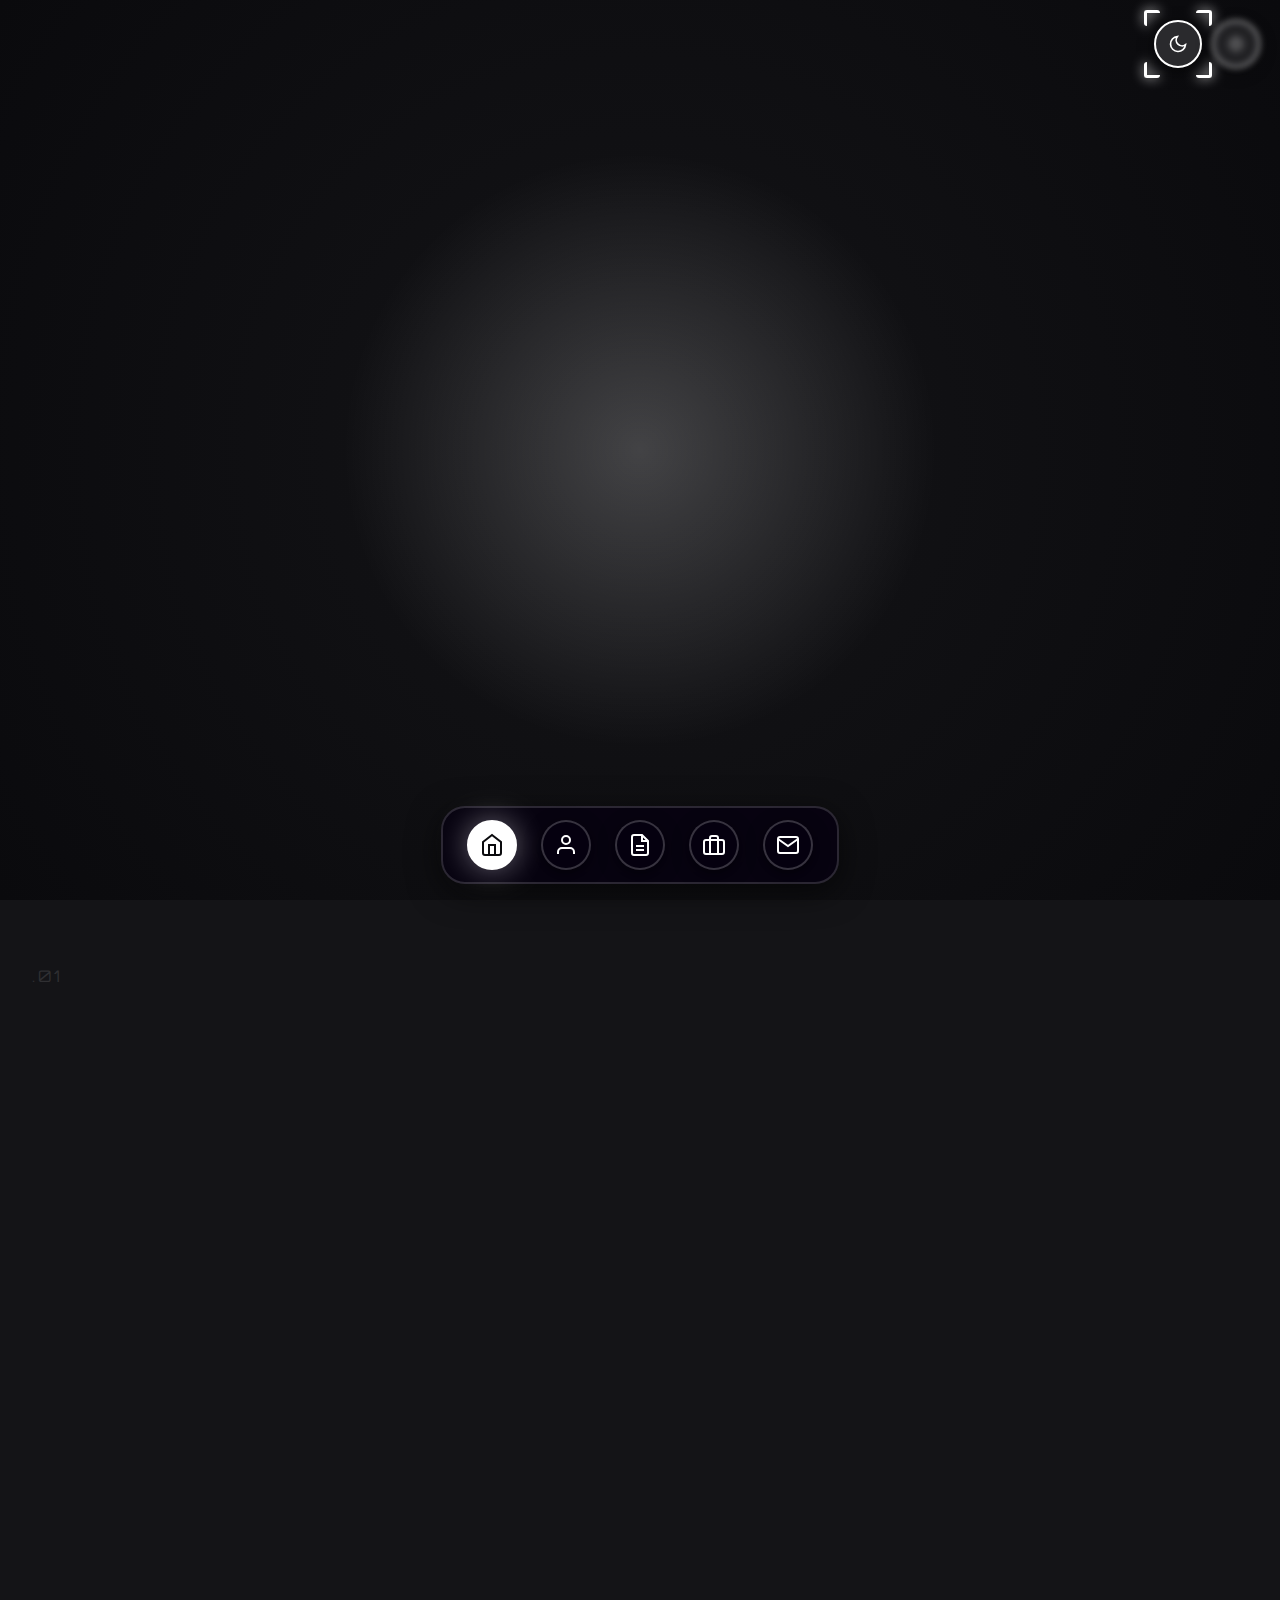
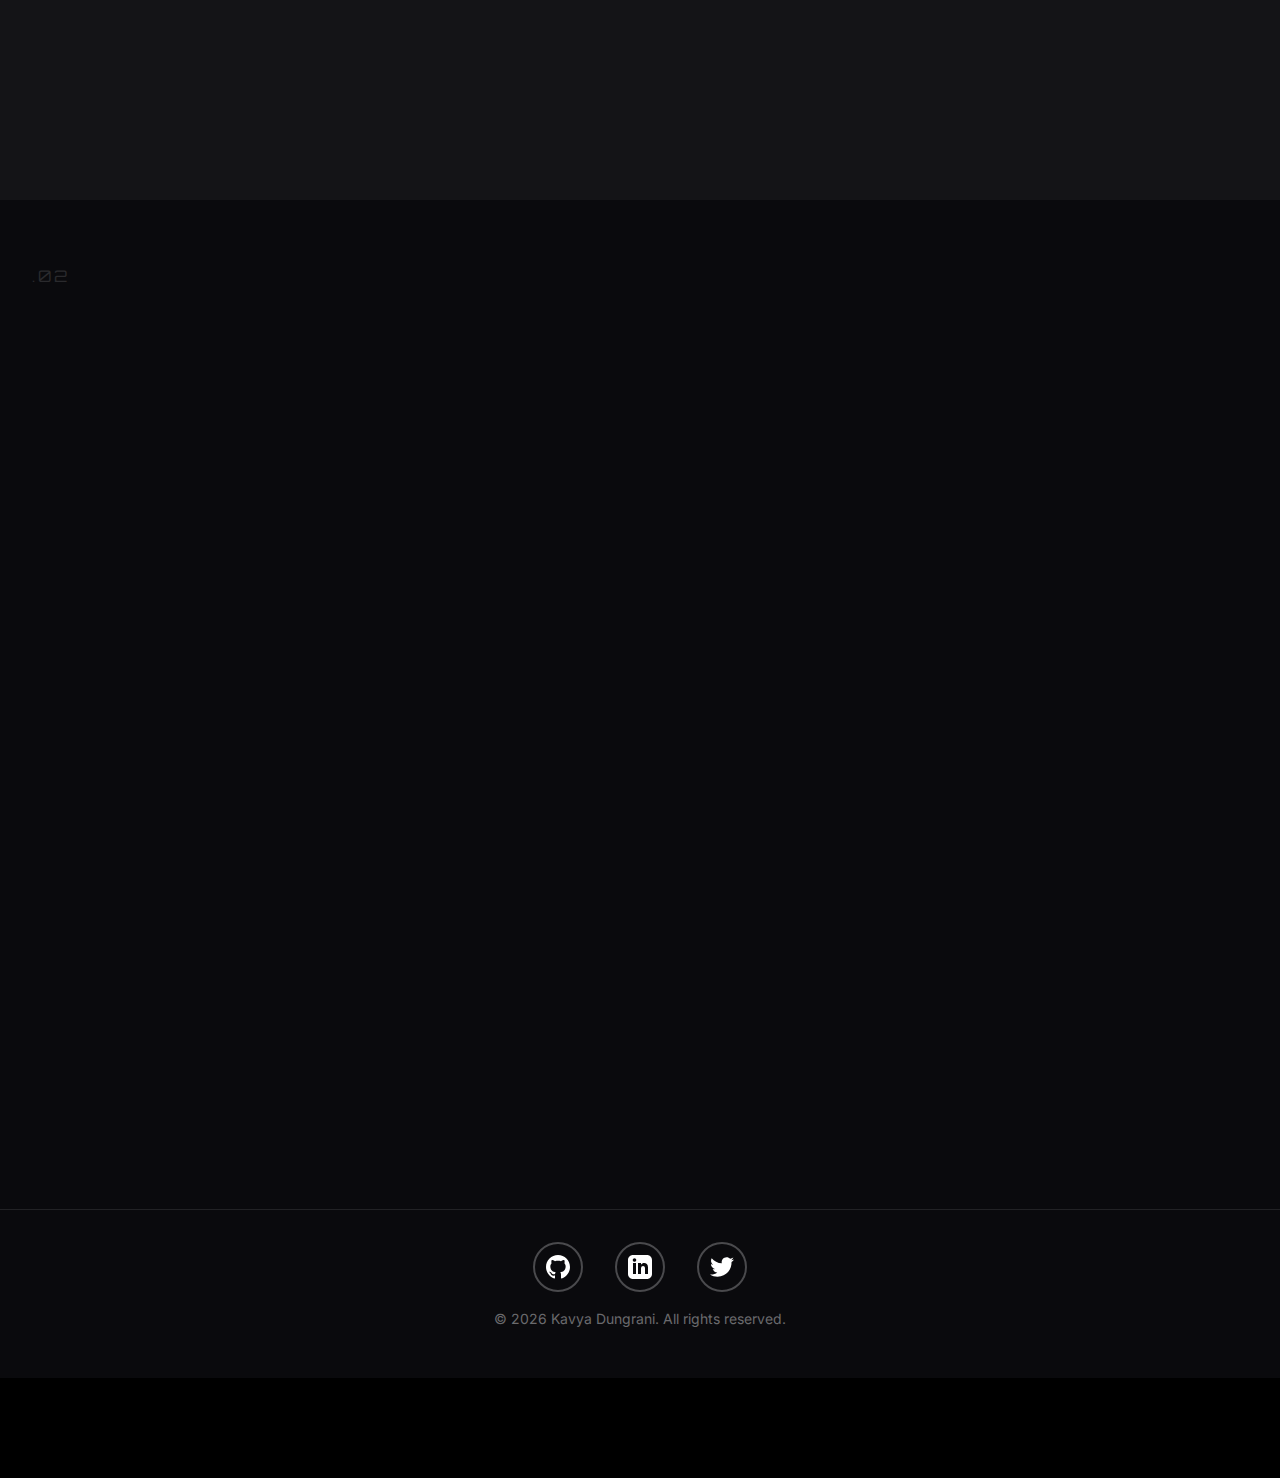
<file: index.html>
<!doctype html>
<html lang="en">
  <head>
    <meta charset="UTF-8" />
    <meta name="viewport" content="width=device-width, initial-scale=1.0" />
    <meta
      name="description"
      content="Professional portfolio showcasing my work, certificates, and GitHub repositories"
    />
    <meta
      name="keywords"
      content="portfolio, developer, certificates, GitHub, projects"
    />
    <meta name="author" content="Kavya Dungrani" />
    <title>Kavya Dungrani - Portfolio</title>

    <!-- Google Fonts -->
    <link rel="preconnect" href="https://fonts.googleapis.com" />
    <link rel="preconnect" href="https://fonts.gstatic.com" crossorigin />
    <link
      href="https://fonts.googleapis.com/css2?family=Orbitron:wght@400;600;700;900&family=Inter:wght@300;400;500;600;700&display=swap"
      rel="stylesheet"
    />

    <!-- Stylesheet -->
    <link rel="stylesheet" href="styles.css" />
  </head>
  <body>
    <!-- Dock Navigation Container -->
    <div id="navigationDock"></div>


    <!-- Theme Toggle -->
    <div class="theme-toggle-container" id="themeToggleContainer">
      <button class="theme-btn" data-theme="dark" aria-label="Dark mode">
        <svg width="20" height="20" viewBox="0 0 24 24" fill="none" stroke="currentColor" stroke-width="2">
          <path d="M21 12.79A9 9 0 1 1 11.21 3 7 7 0 0 0 21 12.79z"></path>
        </svg>
        <span>Dark</span>
      </button>
      <button class="theme-btn" data-theme="light" aria-label="Light mode">
        <svg width="20" height="20" viewBox="0 0 24 24" fill="none" stroke="currentColor" stroke-width="2">
          <circle cx="12" cy="12" r="5"></circle>
          <line x1="12" y1="1" x2="12" y2="3"></line>
          <line x1="12" y1="21" x2="12" y2="23"></line>
          <line x1="4.22" y1="4.22" x2="5.64" y2="5.64"></line>
          <line x1="18.36" y1="18.36" x2="19.78" y2="19.78"></line>
          <line x1="1" y1="12" x2="3" y2="12"></line>
          <line x1="21" y1="12" x2="23" y2="12"></line>
          <line x1="4.22" y1="19.78" x2="5.64" y2="18.36"></line>
          <line x1="18.36" y1="5.64" x2="19.78" y2="4.22"></line>
        </svg>
        <span>Light</span>
      </button>
      <div class="focus-border">
        <span class="corner corner-tl"></span>
        <span class="corner corner-tr"></span>
        <span class="corner corner-bl"></span>
        <span class="corner corner-br"></span>
      </div>
    </div>

    <!-- Hero Section -->
    <section id="hero">
      <div class="hero-content">
        <h1 class="hero-title fade-in-up">Kavya Dungrani</h1>
        <p class="hero-subtitle fade-in-up">
          <span class="typing-text" id="typing-text"></span>
        </p>
        <a href="#about" class="cta-button fade-in-up">Explore My Work</a>
      </div>
    </section>

    <!-- About Section -->
    <section id="about">
      <span class="section-number">.01</span>
      <div class="container">
        <div class="about-content">
          <div class="about-text reveal">
            <h2>About Me</h2>
            <p>
              Welcome to my portfolio! I'm a passionate developer with a keen
              interest in creating innovative solutions and building exceptional
              digital experiences.
            </p>
            <p>
              With expertise in modern web technologies and a dedication to
              continuous learning, I strive to push the boundaries of what's
              possible in software development.
            </p>
            <p>
              My journey in tech has been driven by curiosity, creativity, and a
              commitment to excellence. I believe in writing clean code,
              building scalable applications, and making a positive impact
              through technology.
            </p>
            <p>
              When I'm not coding, you'll find me exploring new technologies,
              contributing to open-source projects, and sharing knowledge with
              the developer community.
            </p>
          </div>
          <div class="about-image reveal">
            <div class="profile-placeholder">Your Photo Here</div>
          </div>
        </div>
      </div>
    </section>



    <!-- Connect With Me Section -->
    <section id="connect">
      <span class="section-number">.02</span>
      <div class="container">
        <div class="section-header reveal">
          <h2>Connect With Me</h2>
          <p>Let's stay connected! Find me on these platforms</p>
        </div>
        <div class="social-grid">
          <!-- Instagram -->
          <a href="https://instagram.com/xnox.walker" target="_blank" class="social-card reveal" data-platform="instagram">
            <div class="social-icon">
              <svg viewBox="0 0 24 24" fill="currentColor">
                <path d="M12 2.163c3.204 0 3.584.012 4.85.07 3.252.148 4.771 1.691 4.919 4.919.058 1.265.069 1.645.069 4.849 0 3.205-.012 3.584-.069 4.849-.149 3.225-1.664 4.771-4.919 4.919-1.266.058-1.644.07-4.85.07-3.204 0-3.584-.012-4.849-.07-3.26-.149-4.771-1.699-4.919-4.92-.058-1.265-.07-1.644-.07-4.849 0-3.204.013-3.583.07-4.849.149-3.227 1.664-4.771 4.919-4.919 1.266-.057 1.645-.069 4.849-.069zm0-2.163c-3.259 0-3.667.014-4.947.072-4.358.2-6.78 2.618-6.98 6.98-.059 1.281-.073 1.689-.073 4.948 0 3.259.014 3.668.072 4.948.2 4.358 2.618 6.78 6.98 6.98 1.281.058 1.689.072 4.948.072 3.259 0 3.668-.014 4.948-.072 4.354-.2 6.782-2.618 6.979-6.98.059-1.28.073-1.689.073-4.948 0-3.259-.014-3.667-.072-4.947-.196-4.354-2.617-6.78-6.979-6.98-1.281-.059-1.69-.073-4.949-.073zm0 5.838c-3.403 0-6.162 2.759-6.162 6.162s2.759 6.163 6.162 6.163 6.162-2.759 6.162-6.163c0-3.403-2.759-6.162-6.162-6.162zm0 10.162c-2.209 0-4-1.79-4-4 0-2.209 1.791-4 4-4s4 1.791 4 4c0 2.21-1.791 4-4 4zm6.406-11.845c-.796 0-1.441.645-1.441 1.44s.645 1.44 1.441 1.44c.795 0 1.439-.645 1.439-1.44s-.644-1.44-1.439-1.44z"/>
              </svg>
            </div>
            <h3 class="social-name">Instagram</h3>
            <p class="social-handle">@xnox.walker</p>
          </a>

          <!-- LinkedIn -->
          <a href="https://www.linkedin.com/in/kavya-dungrani-9230233aa/" target="_blank" class="social-card reveal" data-platform="linkedin">
            <div class="social-icon">
              <svg viewBox="0 0 24 24" fill="currentColor">
                <path d="M19 0h-14c-2.761 0-5 2.239-5 5v14c0 2.761 2.239 5 5 5h14c2.762 0 5-2.239 5-5v-14c0-2.761-2.238-5-5-5zm-11 19h-3v-11h3v11zm-1.5-12.268c-.966 0-1.75-.79-1.75-1.764s.784-1.764 1.75-1.764 1.75.79 1.75 1.764-.783 1.764-1.75 1.764zm13.5 12.268h-3v-5.604c0-3.368-4-3.113-4 0v5.604h-3v-11h3v1.765c1.396-2.586 7-2.777 7 2.476v6.759z"/>
              </svg>
            </div>
            <h3 class="social-name">LinkedIn</h3>
            <p class="social-handle">Kavya Dungrani</p>
          </a>

          <!-- GitHub -->
          <a href="https://github.com/kavya-dungrani" target="_blank" class="social-card reveal" data-platform="github">
            <div class="social-icon">
              <svg viewBox="0 0 24 24" fill="currentColor">
                <path d="M12 0c-6.626 0-12 5.373-12 12 0 5.302 3.438 9.8 8.207 11.387.599.111.793-.261.793-.577v-2.234c-3.338.726-4.033-1.416-4.033-1.416-.546-1.387-1.333-1.756-1.333-1.756-1.089-.745.083-.729.083-.729 1.205.084 1.839 1.237 1.839 1.237 1.07 1.834 2.807 1.304 3.492.997.107-.775.418-1.305.762-1.604-2.665-.305-5.467-1.334-5.467-5.931 0-1.311.469-2.381 1.236-3.221-.124-.303-.535-1.524.117-3.176 0 0 1.008-.322 3.301 1.23.957-.266 1.983-.399 3.003-.404 1.02.005 2.047.138 3.006.404 2.291-1.552 3.297-1.23 3.297-1.23.653 1.653.242 2.874.118 3.176.77.84 1.235 1.911 1.235 3.221 0 4.609-2.807 5.624-5.479 5.921.43.372.823 1.102.823 2.222v3.293c0 .319.192.694.801.576 4.765-1.589 8.199-6.086 8.199-11.386 0-6.627-5.373-12-12-12z"/>
              </svg>
            </div>
            <h3 class="social-name">GitHub</h3>
            <p class="social-handle">@kavya-dungrani</p>
          </a>

          <!-- Pinterest -->
          <a href="https://pinterest.com/xnox_foxx" target="_blank" class="social-card reveal" data-platform="pinterest">
            <div class="social-icon">
              <svg viewBox="0 0 24 24" fill="currentColor">
                <path d="M12 0c-6.627 0-12 5.372-12 12 0 5.084 3.163 9.426 7.627 11.174-.105-.949-.2-2.405.042-3.441.218-.937 1.407-5.965 1.407-5.965s-.359-.719-.359-1.782c0-1.668.967-2.914 2.171-2.914 1.023 0 1.518.769 1.518 1.69 0 1.029-.655 2.568-.994 3.995-.283 1.194.599 2.169 1.777 2.169 2.133 0 3.772-2.249 3.772-5.495 0-2.873-2.064-4.882-5.012-4.882-3.414 0-5.418 2.561-5.418 5.207 0 1.031.397 2.138.893 2.738.098.119.112.224.083.345l-.333 1.36c-.053.22-.174.267-.402.161-1.499-.698-2.436-2.889-2.436-4.649 0-3.785 2.75-7.262 7.929-7.262 4.163 0 7.398 2.967 7.398 6.931 0 4.136-2.607 7.464-6.227 7.464-1.216 0-2.359-.631-2.75-1.378l-.748 2.853c-.271 1.043-1.002 2.35-1.492 3.146 1.124.347 2.317.535 3.554.535 6.627 0 12-5.373 12-12 0-6.628-5.373-12-12-12z"/>
              </svg>
            </div>
            <h3 class="social-name">Pinterest</h3>
            <p class="social-handle">@xnox_foxx</p>
          </a>

          <!-- CodePen -->
          <a href="https://codepen.io/Kavya-Dungrani" target="_blank" class="social-card reveal" data-platform="codepen">
            <div class="social-icon">
              <svg viewBox="0 0 24 24" fill="currentColor">
                <path d="M24 8.182l-.018-.087-.017-.05c-.01-.024-.018-.05-.03-.075-.003-.018-.015-.034-.02-.05l-.035-.067-.03-.05-.044-.06-.046-.045-.06-.045-.046-.03-.06-.044-.044-.04-.015-.02L12.58.19c-.347-.232-.796-.232-1.142 0L.453 7.502l-.015.015-.044.035-.06.05-.038.04-.05.056-.037.045-.05.06c-.02.017-.03.03-.03.046l-.05.06-.02.06c-.02.01-.02.04-.03.07l-.01.05C0 8.12 0 8.15 0 8.18v7.497c0 .044.003.09.01.135l.01.046c.005.03.01.06.02.086l.015.05c.01.027.016.053.027.075l.022.05c0 .01.015.04.03.06l.03.04c.015.01.03.04.045.06l.03.04.04.04c.015.01.03.03.045.04l.03.04.04.04c.01.01.02.01.03.02l.015.01L11.41 23.77c.164.115.365.183.57.2.03 0 .06.015.09.015l.06.03c.13.01.26.01.39 0l.015-.015c.03 0 .06-.015.09-.015.237-.015.46-.083.63-.2l11.093-7.308c.018-.01.028-.018.043-.03l.048-.037.042-.03.04-.05.04-.04.03-.03.03-.06.03-.04c.02-.01.02-.03.03-.05l.030-.07.01-.05c.02-.03.02-.06.03-.09v-7.5c0-.05 0-.095-.016-.14l-.014-.045.044.003zm-11.99 6.28l-3.65-2.44 3.65-2.442 3.65 2.44-3.65 2.44zm-1.034-6.674l-4.473 2.99L2.89 8.362l8.086-5.39V7.79zm-6.33 4.233l-2.582 1.73V10.3l2.582 1.726zm1.857 1.25l4.473 2.99v4.82L2.89 15.69l3.618-2.417v-.004zm6.537 2.99l4.474-2.98 3.613 2.42-8.087 5.39v-4.82zm6.33-4.23l2.583-1.72v3.456l-2.583-1.73zm-1.855-1.24L13.042 7.8V2.97l8.085 5.39-3.612 2.415v.003z"/>
              </svg>
            </div>
            <h3 class="social-name">CodePen</h3>
            <p class="social-handle">Kavya-Dungrani</p>
          </a>

          <!-- Email -->
          <a href="mailto:kavya.dungrani@gmail.com" class="social-card reveal" data-platform="email">
            <div class="social-icon">
              <svg viewBox="0 0 24 24" fill="currentColor">
                <path d="M20 4H4c-1.1 0-1.99.9-1.99 2L2 18c0 1.1.9 2 2 2h16c1.1 0 2-.9 2-2V6c0-1.1-.9-2-2-2zm0 4l-8 5-8-5V6l8 5 8-5v2z"/>
              </svg>
            </div>
            <h3 class="social-name">Email</h3>
            <p class="social-handle">kavya.dungrani@gmail.com</p>
          </a>
        </div>
      </div>
    </section>

    <!-- Footer -->
    <footer>
      <div class="footer-content">
        <ul class="social-links">
          <li>
            <a
              href="https://github.com/yourusername"
              target="_blank"
              aria-label="GitHub"
            >
              <svg
                width="24"
                height="24"
                fill="currentColor"
                viewBox="0 0 24 24"
              >
                <path
                  d="M12 0c-6.626 0-12 5.373-12 12 0 5.302 3.438 9.8 8.207 11.387.599.111.793-.261.793-.577v-2.234c-3.338.726-4.033-1.416-4.033-1.416-.546-1.387-1.333-1.756-1.333-1.756-1.089-.745.083-.729.083-.729 1.205.084 1.839 1.237 1.839 1.237 1.07 1.834 2.807 1.304 3.492.997.107-.775.418-1.305.762-1.604-2.665-.305-5.467-1.334-5.467-5.931 0-1.311.469-2.381 1.236-3.221-.124-.303-.535-1.524.117-3.176 0 0 1.008-.322 3.301 1.23.957-.266 1.983-.399 3.003-.404 1.02.005 2.047.138 3.006.404 2.291-1.552 3.297-1.23 3.297-1.23.653 1.653.242 2.874.118 3.176.77.84 1.235 1.911 1.235 3.221 0 4.609-2.807 5.624-5.479 5.921.43.372.823 1.102.823 2.222v3.293c0 .319.192.694.801.576 4.765-1.589 8.199-6.086 8.199-11.386 0-6.627-5.373-12-12-12z"
                />
              </svg>
            </a>
          </li>
          <li>
            <a
              href="https://linkedin.com/in/yourusername"
              target="_blank"
              aria-label="LinkedIn"
            >
              <svg
                width="24"
                height="24"
                fill="currentColor"
                viewBox="0 0 24 24"
              >
                <path
                  d="M19 0h-14c-2.761 0-5 2.239-5 5v14c0 2.761 2.239 5 5 5h14c2.762 0 5-2.239 5-5v-14c0-2.761-2.238-5-5-5zm-11 19h-3v-11h3v11zm-1.5-12.268c-.966 0-1.75-.79-1.75-1.764s.784-1.764 1.75-1.764 1.75.79 1.75 1.764-.783 1.764-1.75 1.764zm13.5 12.268h-3v-5.604c0-3.368-4-3.113-4 0v5.604h-3v-11h3v1.765c1.396-2.586 7-2.777 7 2.476v6.759z"
                />
              </svg>
            </a>
          </li>
          <li>
            <a
              href="https://twitter.com/yourusername"
              target="_blank"
              aria-label="Twitter"
            >
              <svg
                width="24"
                height="24"
                fill="currentColor"
                viewBox="0 0 24 24"
              >
                <path
                  d="M24 4.557c-.883.392-1.832.656-2.828.775 1.017-.609 1.798-1.574 2.165-2.724-.951.564-2.005.974-3.127 1.195-.897-.957-2.178-1.555-3.594-1.555-3.179 0-5.515 2.966-4.797 6.045-4.091-.205-7.719-2.165-10.148-5.144-1.29 2.213-.669 5.108 1.523 6.574-.806-.026-1.566-.247-2.229-.616-.054 2.281 1.581 4.415 3.949 4.89-.693.188-1.452.232-2.224.084.626 1.956 2.444 3.379 4.6 3.419-2.07 1.623-4.678 2.348-7.29 2.04 2.179 1.397 4.768 2.212 7.548 2.212 9.142 0 14.307-7.721 13.995-14.646.962-.695 1.797-1.562 2.457-2.549z"
                />
              </svg>
            </a>
          </li>
        </ul>
        <p class="copyright">&copy; 2026 Kavya Dungrani. All rights reserved.</p>
      </div>
    </footer>

    <!-- JavaScript -->
    <script src="dock.js"></script>
    <script src="tilted-card.js"></script>
    <script src="script.js"></script>
  </body>
</html>
</file>
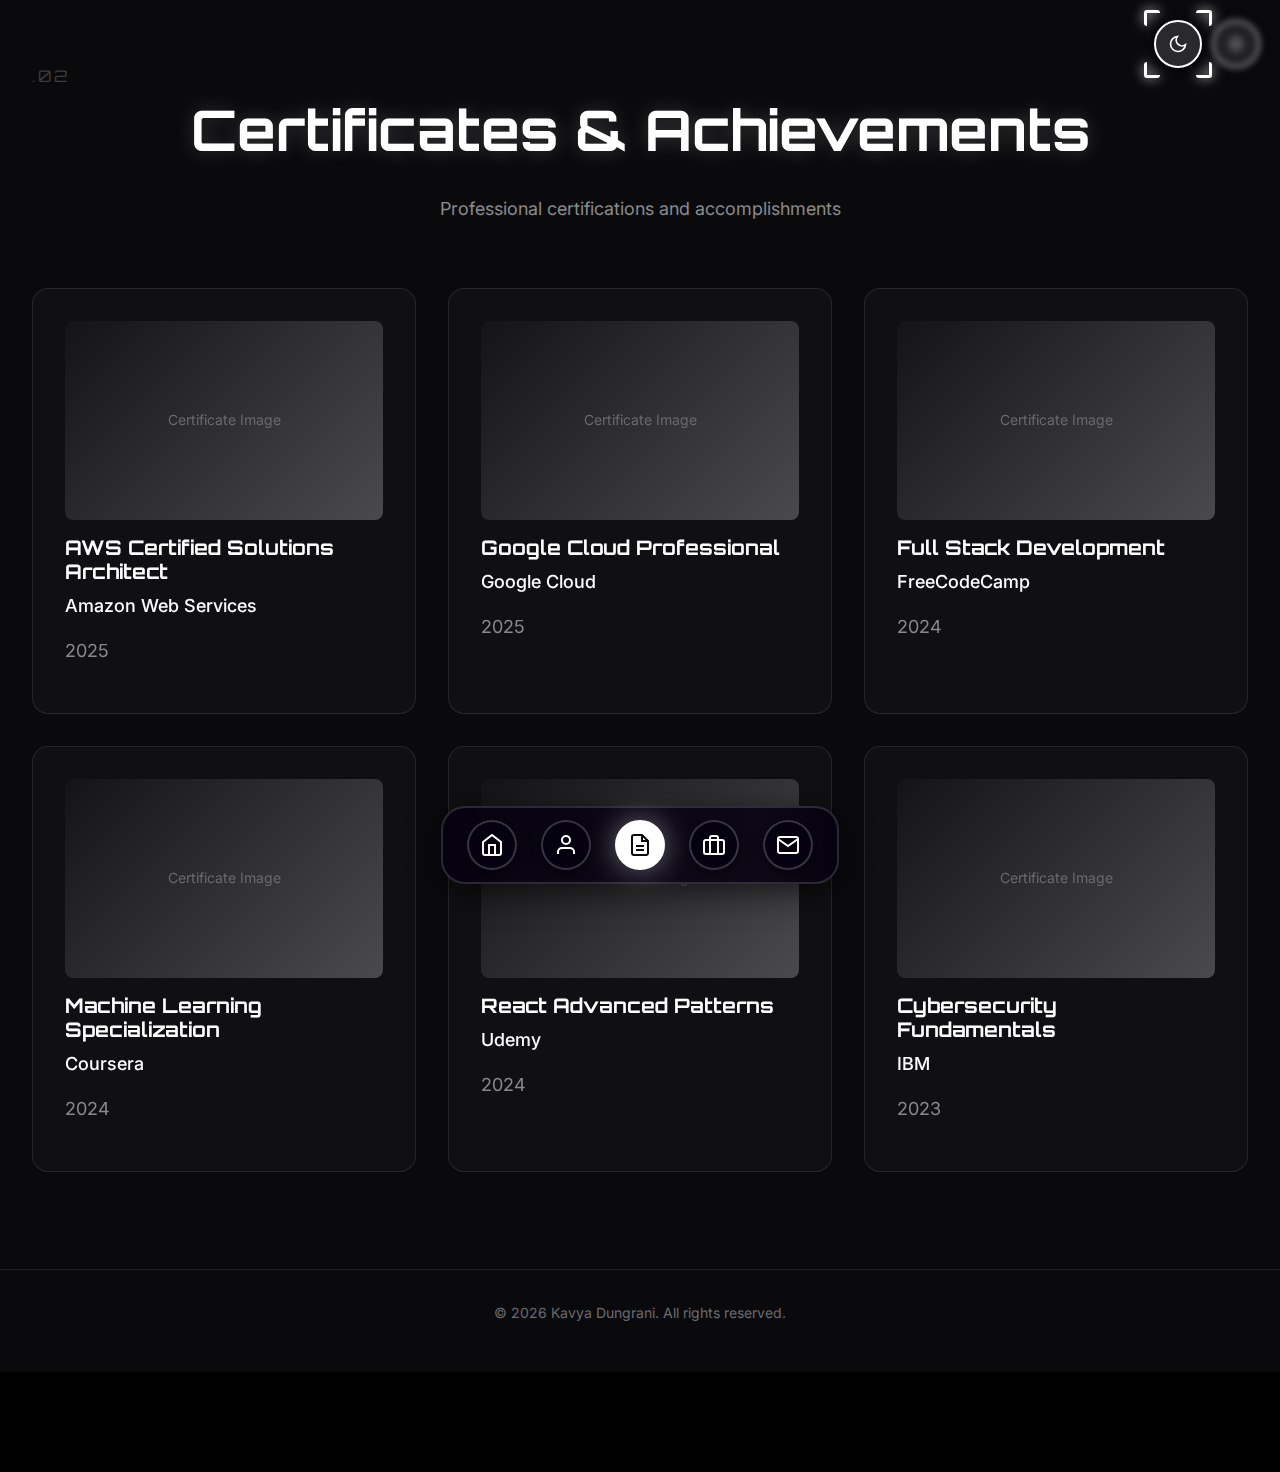
<file: certificates.html>
<!doctype html>
<html lang="en">
  <head>
    <meta charset="UTF-8" />
    <meta name="viewport" content="width=device-width, initial-scale=1.0" />
    <meta
      name="description"
      content="Professional certificates and achievements"
    />
    <meta name="author" content="Kavya Dungrani" />
    <title>Certificates - Kavya Dungrani</title>

    <!-- Google Fonts -->
    <link rel="preconnect" href="https://fonts.googleapis.com" />
    <link rel="preconnect" href="https://fonts.gstatic.com" crossorigin />
    <link
      href="https://fonts.googleapis.com/css2?family=Orbitron:wght@400;600;700;900&family=Inter:wght@300;400;500;600;700&display=swap"
      rel="stylesheet"
    />

    <!-- Stylesheet -->
    <link rel="stylesheet" href="styles.css" />
  </head>
  <body>
    <!-- Dock Navigation Container -->
    <div id="navigationDock"></div>


    <!-- Theme Toggle -->
    <div class="theme-toggle-container" id="themeToggleContainer">
      <button class="theme-btn" data-theme="dark" aria-label="Dark mode">
        <svg width="20" height="20" viewBox="0 0 24 24" fill="none" stroke="currentColor" stroke-width="2">
          <path d="M21 12.79A9 9 0 1 1 11.21 3 7 7 0 0 0 21 12.79z"></path>
        </svg>
        <span>Dark</span>
      </button>
      <button class="theme-btn" data-theme="light" aria-label="Light mode">
        <svg width="20" height="20" viewBox="0 0 24 24" fill="none" stroke="currentColor" stroke-width="2">
          <circle cx="12" cy="12" r="5"></circle>
          <line x1="12" y1="1" x2="12" y2="3"></line>
          <line x1="12" y1="21" x2="12" y2="23"></line>
          <line x1="4.22" y1="4.22" x2="5.64" y2="5.64"></line>
          <line x1="18.36" y1="18.36" x2="19.78" y2="19.78"></line>
          <line x1="1" y1="12" x2="3" y2="12"></line>
          <line x1="21" y1="12" x2="23" y2="12"></line>
          <line x1="4.22" y1="19.78" x2="5.64" y2="18.36"></line>
          <line x1="18.36" y1="5.64" x2="19.78" y2="4.22"></line>
        </svg>
        <span>Light</span>
      </button>
      <div class="focus-border">
        <span class="corner corner-tl"></span>
        <span class="corner corner-tr"></span>
        <span class="corner corner-bl"></span>
        <span class="corner corner-br"></span>
      </div>
    </div>

    <!-- Certificates Section -->
    <section id="certificates">
      <span class="section-number">.02</span>
      <div class="container">
        <div class="section-header reveal">
          <h2>Certificates & Achievements</h2>
          <p>Professional certifications and accomplishments</p>
        </div>
        <div class="certificates-grid">
          <div class="certificate-card reveal">
            <div class="certificate-image">Certificate Image</div>
            <h3 class="certificate-title">AWS Certified Solutions Architect</h3>
            <p class="certificate-org">Amazon Web Services</p>
            <p class="certificate-date">2025</p>
          </div>
          <div class="certificate-card reveal">
            <div class="certificate-image">Certificate Image</div>
            <h3 class="certificate-title">Google Cloud Professional</h3>
            <p class="certificate-org">Google Cloud</p>
            <p class="certificate-date">2025</p>
          </div>
          <div class="certificate-card reveal">
            <div class="certificate-image">Certificate Image</div>
            <h3 class="certificate-title">Full Stack Development</h3>
            <p class="certificate-org">FreeCodeCamp</p>
            <p class="certificate-date">2024</p>
          </div>
          <div class="certificate-card reveal">
            <div class="certificate-image">Certificate Image</div>
            <h3 class="certificate-title">Machine Learning Specialization</h3>
            <p class="certificate-org">Coursera</p>
            <p class="certificate-date">2024</p>
          </div>
          <div class="certificate-card reveal">
            <div class="certificate-image">Certificate Image</div>
            <h3 class="certificate-title">React Advanced Patterns</h3>
            <p class="certificate-org">Udemy</p>
            <p class="certificate-date">2024</p>
          </div>
          <div class="certificate-card reveal">
            <div class="certificate-image">Certificate Image</div>
            <h3 class="certificate-title">Cybersecurity Fundamentals</h3>
            <p class="certificate-org">IBM</p>
            <p class="certificate-date">2023</p>
          </div>
        </div>
      </div>
    </section>

    <!-- Footer -->
    <footer>
      <div class="container">
        <p class="copyright">&copy; 2026 Kavya Dungrani. All rights reserved.</p>
      </div>
    </footer>

    <!-- JavaScript -->
    <script src="dock.js"></script>
    <script src="tilted-card.js"></script>
    <script src="script.js"></script>
  </body>
</html>
</file>
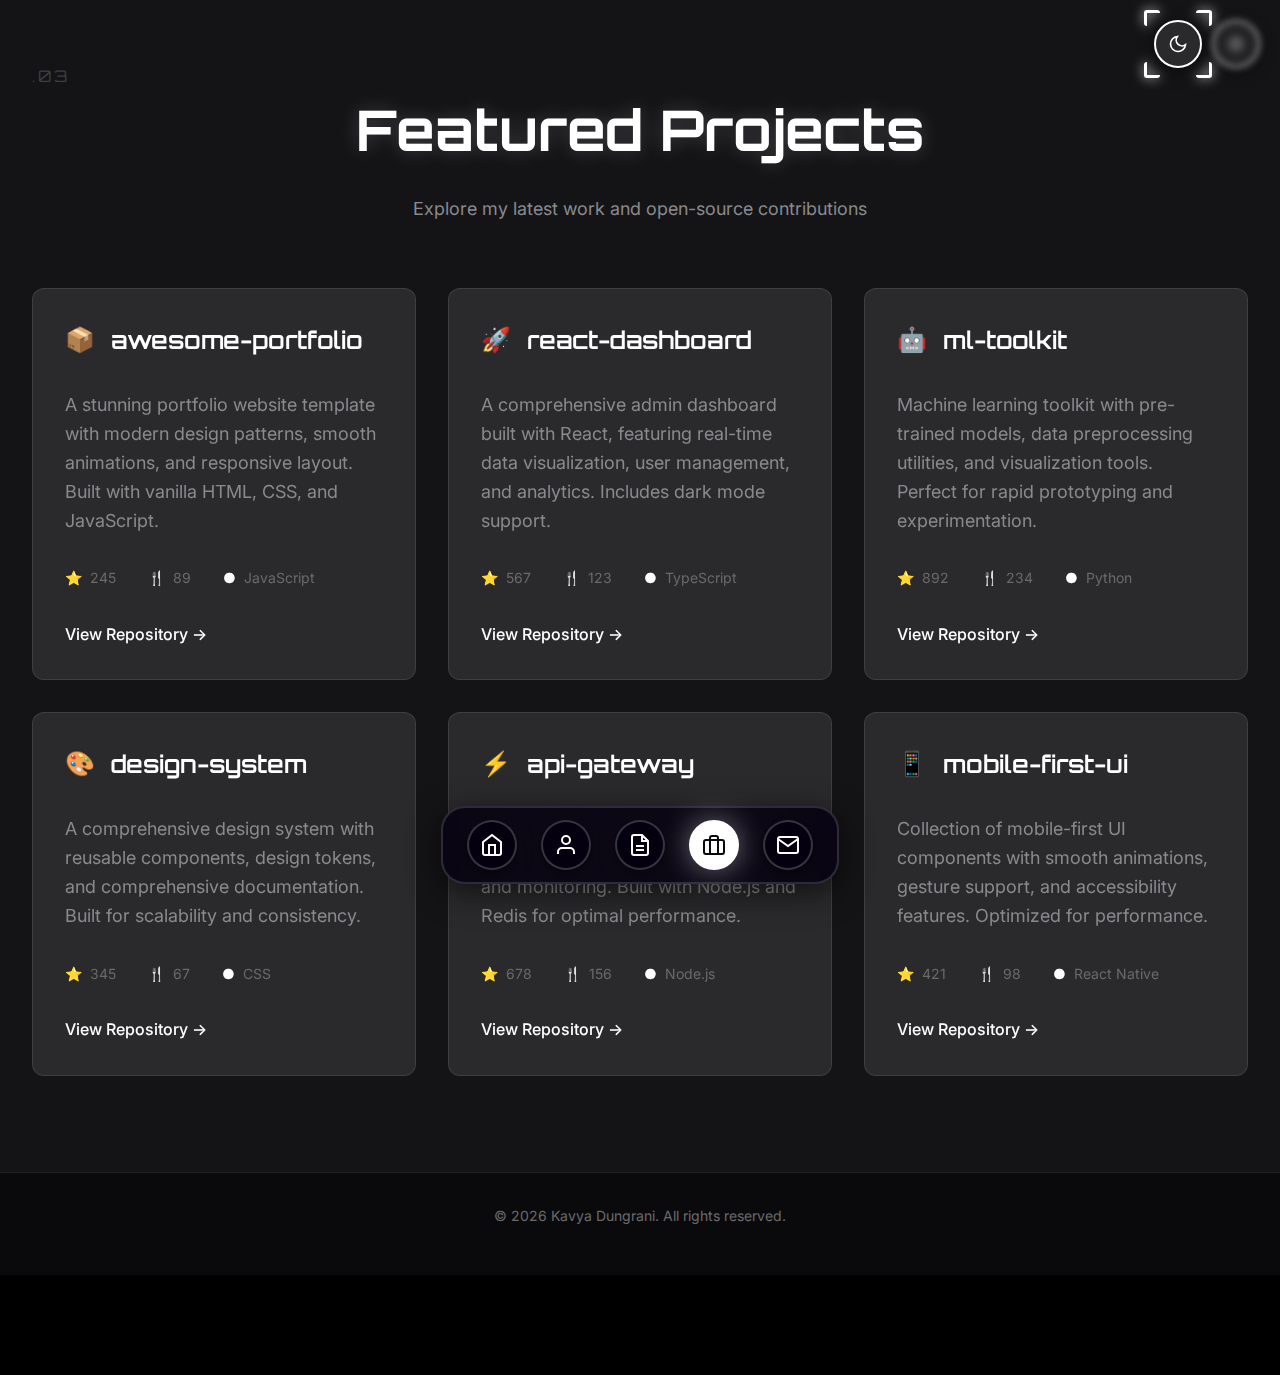
<file: projects.html>
<!doctype html>
<html lang="en">
  <head>
    <meta charset="UTF-8" />
    <meta name="viewport" content="width=device-width, initial-scale=1.0" />
    <meta
      name="description"
      content="Featured projects and open-source contributions"
    />
    <meta name="author" content="Kavya Dungrani" />
    <title>Projects - Kavya Dungrani</title>

    <!-- Google Fonts -->
    <link rel="preconnect" href="https://fonts.googleapis.com" />
    <link rel="preconnect" href="https://fonts.gstatic.com" crossorigin />
    <link
      href="https://fonts.googleapis.com/css2?family=Orbitron:wght@400;600;700;900&family=Inter:wght@300;400;500;600;700&display=swap"
      rel="stylesheet"
    />

    <!-- Stylesheet -->
    <link rel="stylesheet" href="styles.css" />
  </head>
  <body>
    <!-- Dock Navigation Container -->
    <div id="navigationDock"></div>


    <!-- Theme Toggle -->
    <div class="theme-toggle-container" id="themeToggleContainer">
      <button class="theme-btn" data-theme="dark" aria-label="Dark mode">
        <svg width="20" height="20" viewBox="0 0 24 24" fill="none" stroke="currentColor" stroke-width="2">
          <path d="M21 12.79A9 9 0 1 1 11.21 3 7 7 0 0 0 21 12.79z"></path>
        </svg>
        <span>Dark</span>
      </button>
      <button class="theme-btn" data-theme="light" aria-label="Light mode">
        <svg width="20" height="20" viewBox="0 0 24 24" fill="none" stroke="currentColor" stroke-width="2">
          <circle cx="12" cy="12" r="5"></circle>
          <line x1="12" y1="1" x2="12" y2="3"></line>
          <line x1="12" y1="21" x2="12" y2="23"></line>
          <line x1="4.22" y1="4.22" x2="5.64" y2="5.64"></line>
          <line x1="18.36" y1="18.36" x2="19.78" y2="19.78"></line>
          <line x1="1" y1="12" x2="3" y2="12"></line>
          <line x1="21" y1="12" x2="23" y2="12"></line>
          <line x1="4.22" y1="19.78" x2="5.64" y2="18.36"></line>
          <line x1="18.36" y1="5.64" x2="19.78" y2="4.22"></line>
        </svg>
        <span>Light</span>
      </button>
      <div class="focus-border">
        <span class="corner corner-tl"></span>
        <span class="corner corner-tr"></span>
        <span class="corner corner-bl"></span>
        <span class="corner corner-br"></span>
      </div>
    </div>

    <!-- GitHub Repos Section -->
    <section id="repos">
      <span class="section-number">.03</span>
      <div class="container">
        <div class="section-header reveal">
          <h2>Featured Projects</h2>
          <p>Explore my latest work and open-source contributions</p>
        </div>
        <div class="repos-grid">
          <div class="repo-card reveal">
            <div class="repo-header">
              <span class="repo-icon">📦</span>
              <h3 class="repo-name">awesome-portfolio</h3>
            </div>
            <p class="repo-description">
              A stunning portfolio website template with modern design patterns,
              smooth animations, and responsive layout. Built with vanilla HTML,
              CSS, and JavaScript.
            </p>
            <div class="repo-stats">
              <span class="stat">
                <span class="stat-icon">⭐</span>
                <span>245</span>
              </span>
              <span class="stat">
                <span class="stat-icon">🍴</span>
                <span>89</span>
              </span>
              <span class="stat">
                <span class="stat-icon">●</span>
                <span>JavaScript</span>
              </span>
            </div>
            <a
              href="https://github.com/yourusername/awesome-portfolio"
              class="repo-link"
              target="_blank"
            >
              View Repository →
            </a>
          </div>

          <div class="repo-card reveal">
            <div class="repo-header">
              <span class="repo-icon">🚀</span>
              <h3 class="repo-name">react-dashboard</h3>
            </div>
            <p class="repo-description">
              A comprehensive admin dashboard built with React, featuring
              real-time data visualization, user management, and analytics.
              Includes dark mode support.
            </p>
            <div class="repo-stats">
              <span class="stat">
                <span class="stat-icon">⭐</span>
                <span>567</span>
              </span>
              <span class="stat">
                <span class="stat-icon">🍴</span>
                <span>123</span>
              </span>
              <span class="stat">
                <span class="stat-icon">●</span>
                <span>TypeScript</span>
              </span>
            </div>
            <a
              href="https://github.com/yourusername/react-dashboard"
              class="repo-link"
              target="_blank"
            >
              View Repository →
            </a>
          </div>

          <div class="repo-card reveal">
            <div class="repo-header">
              <span class="repo-icon">🤖</span>
              <h3 class="repo-name">ml-toolkit</h3>
            </div>
            <p class="repo-description">
              Machine learning toolkit with pre-trained models, data
              preprocessing utilities, and visualization tools. Perfect for
              rapid prototyping and experimentation.
            </p>
            <div class="repo-stats">
              <span class="stat">
                <span class="stat-icon">⭐</span>
                <span>892</span>
              </span>
              <span class="stat">
                <span class="stat-icon">🍴</span>
                <span>234</span>
              </span>
              <span class="stat">
                <span class="stat-icon">●</span>
                <span>Python</span>
              </span>
            </div>
            <a
              href="https://github.com/yourusername/ml-toolkit"
              class="repo-link"
              target="_blank"
            >
              View Repository →
            </a>
          </div>

          <div class="repo-card reveal">
            <div class="repo-header">
              <span class="repo-icon">🎨</span>
              <h3 class="repo-name">design-system</h3>
            </div>
            <p class="repo-description">
              A comprehensive design system with reusable components, design
              tokens, and comprehensive documentation. Built for scalability and
              consistency.
            </p>
            <div class="repo-stats">
              <span class="stat">
                <span class="stat-icon">⭐</span>
                <span>345</span>
              </span>
              <span class="stat">
                <span class="stat-icon">🍴</span>
                <span>67</span>
              </span>
              <span class="stat">
                <span class="stat-icon">●</span>
                <span>CSS</span>
              </span>
            </div>
            <a
              href="https://github.com/yourusername/design-system"
              class="repo-link"
              target="_blank"
            >
              View Repository →
            </a>
          </div>

          <div class="repo-card reveal">
            <div class="repo-header">
              <span class="repo-icon">⚡</span>
              <h3 class="repo-name">api-gateway</h3>
            </div>
            <p class="repo-description">
              High-performance API gateway with rate limiting, authentication,
              caching, and monitoring. Built with Node.js and Redis for optimal
              performance.
            </p>
            <div class="repo-stats">
              <span class="stat">
                <span class="stat-icon">⭐</span>
                <span>678</span>
              </span>
              <span class="stat">
                <span class="stat-icon">🍴</span>
                <span>156</span>
              </span>
              <span class="stat">
                <span class="stat-icon">●</span>
                <span>Node.js</span>
              </span>
            </div>
            <a
              href="https://github.com/yourusername/api-gateway"
              class="repo-link"
              target="_blank"
            >
              View Repository →
            </a>
          </div>

          <div class="repo-card reveal">
            <div class="repo-header">
              <span class="repo-icon">📱</span>
              <h3 class="repo-name">mobile-first-ui</h3>
            </div>
            <p class="repo-description">
              Collection of mobile-first UI components with smooth animations,
              gesture support, and accessibility features. Optimized for
              performance.
            </p>
            <div class="repo-stats">
              <span class="stat">
                <span class="stat-icon">⭐</span>
                <span>421</span>
              </span>
              <span class="stat">
                <span class="stat-icon">🍴</span>
                <span>98</span>
              </span>
              <span class="stat">
                <span class="stat-icon">●</span>
                <span>React Native</span>
              </span>
            </div>
            <a
              href="https://github.com/yourusername/mobile-first-ui"
              class="repo-link"
              target="_blank"
            >
              View Repository →
            </a>
          </div>
        </div>
      </div>
    </section>

    <!-- Footer -->
    <footer>
      <div class="container">
        <p class="copyright">&copy; 2026 Kavya Dungrani. All rights reserved.</p>
      </div>
    </footer>

    <!-- JavaScript -->
    <script src="dock.js"></script>
    <script src="tilted-card.js"></script>
    <script src="script.js"></script>
  </body>
</html>
</file>
<file: styles.css>
/* ===================================
   DESIGN SYSTEM - Premium Monochromatic White/Gray Theme
   =================================== */

:root {
  /* Color Palette - Monochromatic Dark Theme (Near Black) */
  --color-charcoal-darkest: #0a0a0d;
  --color-charcoal-dark: #141417;
  --color-charcoal-base: #1e1e21;
  --color-charcoal-light: #2a2a2d;
  --color-black-pure: #000000;
  
  /* Accent Colors - White/Gray */
  --color-accent: #ffffff;
  --color-accent-secondary: #f0f0f0;
  --color-accent-glow: rgba(255, 255, 255, 0.2);
  --color-accent-glow-intense: rgba(255, 255, 255, 0.4);
  
  --color-white: #ffffff;
  --color-white-soft: #f5f5f5;
  --color-gray: #6a6a6d;
  --color-gray-light: #8a8a8d;
  --color-gray-dark: #4a4a4d;

  /* Spacing */
  --spacing-xs: 0.5rem;
  --spacing-sm: 1rem;
  --spacing-md: 2rem;
  --spacing-lg: 4rem;
  --spacing-xl: 6rem;

  /* Typography */
  --font-heading: "Orbitron", sans-serif;
  --font-body: "Inter", sans-serif;

  /* Transitions */
  --transition-fast: 0.2s ease;
  --transition-medium: 0.4s ease;
  --transition-slow: 0.6s ease;

  /* Shadows - Refined for professional look */
  --shadow-sm: 0 2px 8px rgba(0, 0, 0, 0.4);
  --shadow-md: 0 4px 16px rgba(0, 0, 0, 0.5);
  --shadow-lg: 0 8px 32px rgba(0, 0, 0, 0.6);
  --shadow-accent: 0 0 20px var(--color-accent-glow);
  --shadow-accent-intense: 0 0 30px var(--color-accent-glow-intense);
  --shadow-card: 0 8px 24px rgba(0, 0, 0, 0.7);
}

/* Light Mode Variables */
body.light-mode {
  --color-charcoal-darkest: #ffffff;
  --color-charcoal-dark: #f5f5f5;
  --color-charcoal-base: #eeeeee;
  --color-charcoal-light: #e0e0e0;
  --color-black-pure: #ffffff;
  
  --color-accent: #000000;
  --color-accent-secondary: #1a1a1a;
  --color-accent-glow: rgba(0, 0, 0, 0.2);
  --color-accent-glow-intense: rgba(0, 0, 0, 0.4);
  
  --color-white: #000000;
  --color-white-soft: #1a1a1a;
  --color-gray: #4a4a4a;
  --color-gray-light: #6a6a6a;
  --color-gray-dark: #2a2a2a;
  
  --shadow-sm: 0 2px 8px rgba(0, 0, 0, 0.1);
  --shadow-md: 0 4px 16px rgba(0, 0, 0, 0.15);
  --shadow-lg: 0 8px 32px rgba(0, 0, 0, 0.2);
  --shadow-accent: 0 0 20px rgba(0, 0, 0, 0.15);
  --shadow-accent-intense: 0 0 30px rgba(0, 0, 0, 0.25);
  --shadow-card: 0 8px 24px rgba(0, 0, 0, 0.15);
  
  background: #ffffff;
  color: #000000;
}

/* ===================================
   BASE STYLES
   =================================== */

* {
  margin: 0;
  padding: 0;
  box-sizing: border-box;
}

html {
  scroll-behavior: smooth;
}

body {
  font-family: var(--font-body);
  background: #000000;
  color: var(--color-white);
  line-height: 1.6;
  overflow-x: hidden;
  padding-bottom: 100px; /* Space for dock */
  animation: fadeIn 0.3s ease-in;
}

@keyframes fadeIn {
  from {
    opacity: 0;
  }
  to {
    opacity: 1;
  }
}

/* ===================================
   THEME TOGGLE - TrueFocus Style
   =================================== */

.theme-toggle-container {
  position: fixed;
  top: 20px;
  right: 20px;
  display: flex;
  gap: 10px;
  z-index: 1000;
  user-select: none;
}

.theme-btn {
  position: relative;
  display: flex;
  align-items: center;
  justify-content: center;
  gap: 6px;
  padding: 12px;
  width: 48px;
  height: 48px;
  background: var(--color-charcoal-light);
  border: 2px solid var(--color-accent);
  border-radius: 50%;
  color: var(--color-accent);
  font-family: var(--font-heading);
  font-size: 0.7rem;
  font-weight: 600;
  cursor: pointer;
  transition: filter 0.5s ease, transform 0.3s ease;
  box-shadow: var(--shadow-md);
}

.theme-btn span {
  display: none;
}

.theme-btn svg {
  width: 22px;
  height: 22px;
}

/* Blur inactive buttons */
.theme-btn:not(.active) {
  filter: blur(3px);
  opacity: 0.7;
}

.theme-btn.active {
  filter: blur(0px);
  opacity: 1;
}

.theme-btn:hover {
  transform: scale(1.05);
}

/* Focus border with animated corners */
.focus-border {
  position: absolute;
  pointer-events: none;
  transition: all 0.8s cubic-bezier(0.34, 1.56, 0.64, 1);
  opacity: 0;
}

.focus-border.active {
  opacity: 1;
}

.corner {
  position: absolute;
  width: 16px;
  height: 16px;
  border: 3px solid var(--color-accent);
  border-radius: 3px;
  filter: drop-shadow(0 0 6px var(--color-accent));
  transition: all 0.8s cubic-bezier(0.34, 1.56, 0.64, 1);
}

/* Top-left corner */
.corner-tl {
  top: -10px;
  left: -10px;
  border-right: 0;
  border-bottom: 0;
}

/* Top-right corner */
.corner-tr {
  top: -10px;
  right: -10px;
  border-left: 0;
  border-bottom: 0;
}

/* Bottom-left corner */
.corner-bl {
  bottom: -10px;
  left: -10px;
  border-right: 0;
  border-top: 0;
}

/* Bottom-right corner */
.corner-br {
  bottom: -10px;
  right: -10px;
  border-left: 0;
  border-top: 0;
}

/* Light mode corner colors */
body.light-mode .corner {
  filter: drop-shadow(0 0 6px rgba(0, 0, 0, 0.4));
}

@media (max-width: 768px) {
  .theme-toggle-container {
    top: 15px;
    right: 70px;
    gap: 8px;
  }

  .theme-btn {
    padding: 10px;
    width: 42px;
    height: 42px;
  }

  .theme-btn svg {
    width: 18px;
    height: 18px;
  }

  .corner {
    width: 10px;
    height: 10px;
  }
}

/* ===================================
   TYPOGRAPHY
   =================================== */

h1,
h2,
h3,
h4,
h5,
h6 {
  font-family: var(--font-heading);
  font-weight: 700;
  line-height: 1.2;
}

h1 {
  font-size: clamp(2.5rem, 8vw, 5rem);
  background: linear-gradient(
    135deg,
    var(--color-white) 0%,
    var(--color-gray-light) 100%
  );
  -webkit-background-clip: text;
  -webkit-text-fill-color: transparent;
  background-clip: text;
  animation: gradient-shift 3s ease infinite;
}

h2 {
  font-size: clamp(2rem, 5vw, 3.5rem);
  color: var(--color-accent);
  text-shadow: var(--shadow-accent);
  margin-bottom: var(--spacing-md);
}

h3 {
  font-size: clamp(1.5rem, 3vw, 2rem);
  color: var(--color-white);
}

p {
  font-size: 1.125rem;
  color: var(--color-gray-light);
  margin-bottom: var(--spacing-sm);
}

/* ===================================
   ANIMATIONS
   =================================== */

@keyframes gradient-shift {
  0%,
  100% {
    background-position: 0% 50%;
  }
  50% {
    background-position: 100% 50%;
  }
}

@keyframes float {
  0%,
  100% {
    transform: translateY(0);
  }
  50% {
    transform: translateY(-20px);
  }
}

@keyframes pulse-glow {
  0%,
  100% {
    opacity: 0.3;
  }
  50% {
    opacity: 0.6;
  }
}

@keyframes fade-in-up {
  from {
    opacity: 0;
    transform: translateY(40px);
  }
  to {
    opacity: 1;
    transform: translateY(0);
  }
}

@keyframes slide-in-left {
  from {
    opacity: 0;
    transform: translateX(-50px);
  }
  to {
    opacity: 1;
    transform: translateX(0);
  }
}

.fade-in-up {
  opacity: 0;
  animation: fade-in-up 0.8s ease forwards;
}

.reveal {
  opacity: 0;
  transform: translateY(40px);
  transition:
    opacity 0.8s ease,
    transform 0.8s ease;
}

.reveal.active {
  opacity: 1;
  transform: translateY(0);
}

/* ===================================
   DOCK NAVIGATION
   =================================== */

.dock-container {
  position: fixed;
  bottom: 16px;
  left: 50%;
  transform: translateX(-50%);
  z-index: 1000;
  pointer-events: none;
}

.dock-panel {
  display: flex;
  align-items: flex-end;
  gap: 24px;
  padding: 12px 24px;
  background: rgba(6, 0, 16, 0.85);
  backdrop-filter: blur(20px);
  -webkit-backdrop-filter: blur(20px);
  border: 2px solid rgba(255, 255, 255, 0.15);
  border-radius: 24px;
  box-shadow: 0 8px 32px rgba(0, 0, 0, 0.6);
  pointer-events: all;
  transition: all var(--transition-medium);
}

body.light-mode .dock-panel {
  background: rgba(255, 255, 255, 0.85);
  border: 2px solid rgba(0, 0, 0, 0.15);
  box-shadow: 0 8px 32px rgba(0, 0, 0, 0.2);
}

.dock-item {
  position: relative;
  width: 50px;
  height: 50px;
  transition: transform 0.3s cubic-bezier(0.34, 1.56, 0.64, 1);
  transform-origin: bottom center;
}

.dock-item-link {
  display: flex;
  align-items: center;
  justify-content: center;
  width: 100%;
  height: 100%;
  background: rgba(6, 0, 16, 0.9);
  border: 2px solid rgba(255, 255, 255, 0.2);
  border-radius: 50%;
  color: var(--color-white);
  text-decoration: none;
  box-shadow: var(--shadow-md);
  transition: all var(--transition-fast);
  cursor: pointer;
}

body.light-mode .dock-item-link {
  background: rgba(255, 255, 255, 0.9);
  border: 2px solid rgba(0, 0, 0, 0.2);
  color: var(--color-accent);
}

.dock-item-link:hover {
  border-color: var(--color-accent);
  box-shadow: 0 0 20px var(--color-accent-glow);
}

.dock-item.active .dock-item-link {
  background: var(--color-accent);
  color: var(--color-charcoal-darkest);
  border-color: var(--color-accent);
  box-shadow: 0 0 30px var(--color-accent-glow-intense);
}

body.light-mode .dock-item.active .dock-item-link {
  background: var(--color-accent);
  color: var(--color-white);
}

.dock-icon {
  display: flex;
  align-items: center;
  justify-content: center;
  pointer-events: none;
}

.dock-icon svg {
  width: 24px;
  height: 24px;
}

/* Tooltip labels */
.dock-label {
  position: absolute;
  bottom: 100%;
  left: 50%;
  transform: translateX(-50%) translateY(-10px);
  margin-bottom: 12px;
  padding: 6px 12px;
  background: rgba(6, 0, 16, 0.95);
  backdrop-filter: blur(10px);
  -webkit-backdrop-filter: blur(10px);
  border: 1px solid rgba(255, 255, 255, 0.2);
  border-radius: 8px;
  color: var(--color-white);
  font-family: var(--font-heading);
  font-size: 0.75rem;
  font-weight: 600;
  letter-spacing: 0.5px;
  white-space: nowrap;
  opacity: 0;
  pointer-events: none;
  transition: opacity var(--transition-fast), transform var(--transition-fast);
  z-index: 10;
}

body.light-mode .dock-label {
  background: rgba(255, 255, 255, 0.95);
  border: 1px solid rgba(0, 0, 0, 0.2);
  color: var(--color-accent);
}

.dock-label.visible {
  opacity: 1;
  transform: translateX(-50%) translateY(0);
}

/* Responsive adjustments */
@media (max-width: 768px) {
  .dock-panel {
    gap: 18px;
    padding: 10px 18px;
    border-radius: 20px;
  }
  
  .dock-item {
    width: 42px;
    height: 42px;
  }
  
  .dock-icon svg {
    width: 20px;
    height: 20px;
  }
  
  .dock-label {
    font-size: 0.7rem;
    padding: 5px 10px;
  }
}

@media (max-width: 480px) {
  .dock-panel {
    gap: 14px;
    padding: 8px 16px;
  }
  
  .dock-item {
    width: 38px;
    height: 38px;
  }
  
  .dock-icon svg {
    width: 18px;
    height: 18px;
  }
}

/* ===================================
   SECTIONS
   =================================== */

section {
  min-height: 100vh;
  padding: var(--spacing-xl) var(--spacing-md);
  display: flex;
  align-items: center;
  justify-content: center;
}

.container {
  max-width: 1400px;
  margin: 0 auto;
  width: 100%;
}

/* ===================================
   HERO SECTION
   =================================== */

#hero {
  position: relative;
  background: radial-gradient(
    circle at 50% 50%,
    var(--color-charcoal-dark) 0%,
    var(--color-charcoal-darkest) 100%
  );
  overflow: hidden;
}

#hero::before {
  content: "";
  position: absolute;
  top: 50%;
  left: 50%;
  width: 600px;
  height: 600px;
  background: radial-gradient(
    circle,
    var(--color-accent-glow) 0%,
    transparent 70%
  );
  transform: translate(-50%, -50%);
  animation: pulse-glow 4s ease-in-out infinite;
  pointer-events: none;
}

.hero-content {
  text-align: center;
  position: relative;
  z-index: 1;
}

.hero-title {
  margin-bottom: var(--spacing-sm);
}

.hero-subtitle {
  font-size: clamp(1.5rem, 3vw, 2.5rem);
  color: var(--color-gray-light);
  font-weight: 300;
  margin-bottom: var(--spacing-md);
}

.typing-text {
  display: inline-block;
  border-right: 3px solid var(--color-accent);
  animation: blink 0.7s step-end infinite;
}

@keyframes blink {
  50% {
    border-color: transparent;
  }
}

.cta-button {
  display: inline-block;
  margin-top: var(--spacing-md);
  padding: 1rem 2.5rem;
  background: transparent;
  border: 2px solid var(--color-accent);
  color: var(--color-accent);
  font-family: var(--font-heading);
  font-size: 1.125rem;
  font-weight: 600;
  text-decoration: none;
  text-transform: uppercase;
  letter-spacing: 2px;
  position: relative;
  overflow: hidden;
  transition: all var(--transition-medium);
}

.cta-button::before {
  content: "";
  position: absolute;
  top: 0;
  left: -100%;
  width: 100%;
  height: 100%;
  background: var(--color-accent);
  transition: left var(--transition-medium);
  z-index: -1;
}

.cta-button:hover {
  color: var(--color-charcoal-darkest);
  box-shadow: var(--shadow-accent-intense);
  transform: translateY(-2px);
}

.cta-button:hover::before {
  left: 0;
}

/* ===================================
   ABOUT SECTION
   =================================== */

#about {
  background: var(--color-charcoal-dark);
}

.about-content {
  display: grid;
  grid-template-columns: 1fr 1fr;
  gap: var(--spacing-lg);
  align-items: center;
}

.about-text h2 {
  margin-bottom: var(--spacing-md);
}

.about-image {
  position: relative;
  animation: float 6s ease-in-out infinite;
}

.about-image::before {
  content: "";
  position: absolute;
  top: 50%;
  left: 50%;
  width: 120%;
  height: 120%;
  background: var(--color-accent-glow);
  filter: blur(60px);
  transform: translate(-50%, -50%);
  z-index: -1;
}

.profile-placeholder {
  width: 100%;
  max-width: 400px;
  aspect-ratio: 1;
  background: linear-gradient(
    135deg,
    var(--color-charcoal-light) 0%,
    var(--color-gray-dark) 100%
  );
  border: 3px solid var(--color-accent);
  border-radius: 20px;
  display: flex;
  align-items: center;
  justify-content: center;
  font-family: var(--font-heading);
  font-size: 1.5rem;
  color: var(--color-accent);
  box-shadow: var(--shadow-card);
}

/* ===================================
   CERTIFICATES SECTION
   =================================== */

#certificates {
  background: var(--color-charcoal-darkest);
}

.section-header {
  text-align: center;
  margin-bottom: var(--spacing-lg);
}

.certificates-grid {
  display: grid;
  grid-template-columns: repeat(auto-fit, minmax(300px, 1fr));
  gap: var(--spacing-md);
}

.certificate-card {
  background: rgba(20, 20, 23, 0.6);
  backdrop-filter: blur(10px);
  border: 1px solid rgba(255, 255, 255, 0.1);
  border-radius: 16px;
  padding: var(--spacing-md);
  transition: border-color var(--transition-medium), box-shadow var(--transition-medium), background var(--transition-medium);
  cursor: pointer;
  position: relative;
  overflow: hidden;
  transform-style: preserve-3d;
}

.certificate-card::before {
  content: "";
  position: absolute;
  top: 0;
  left: -100%;
  width: 100%;
  height: 100%;
  background: linear-gradient(
    90deg,
    transparent,
    rgba(255, 255, 255, 0.05),
    transparent
  );
  transition: left var(--transition-slow);
}

.certificate-card:hover {
  border-color: rgba(255, 255, 255, 0.4);
  box-shadow: 0 0 20px rgba(255, 255, 255, 0.15);
  background: rgba(20, 20, 23, 0.85);
}

.certificate-card:hover::before {
  left: 100%;
}

.certificate-image {
  width: 100%;
  aspect-ratio: 16/10;
  background: linear-gradient(
    135deg,
    var(--color-charcoal-dark),
    var(--color-gray-dark)
  );
  border-radius: 8px;
  margin-bottom: var(--spacing-sm);
  display: flex;
  align-items: center;
  justify-content: center;
  color: var(--color-gray);
  font-size: 0.875rem;
}

.certificate-title {
  font-size: 1.25rem;
  color: var(--color-white);
  margin-bottom: var(--spacing-xs);
}

.certificate-org {
  color: var(--color-accent);
  font-weight: 500;
}

/* Light Mode Certificate Cards */
body.light-mode .certificate-card {
  background: rgba(0, 0, 0, 0.85);
  border-color: rgba(0, 0, 0, 0.2);
}

body.light-mode .certificate-card:hover {
  border-color: rgba(0, 0, 0, 0.5);
  box-shadow: 0 0 20px rgba(0, 0, 0, 0.2);
  background: rgba(0, 0, 0, 0.95);
}

body.light-mode .certificate-title,
body.light-mode .certificate-org {
  color: #ffffff;
}

/* ===================================
   CONNECT SECTION
   =================================== */

#connect {
  background: var(--color-charcoal-darkest);
}

.social-grid {
  display: grid;
  grid-template-columns: repeat(auto-fit, minmax(280px, 1fr));
  gap: var(--spacing-md);
  max-width: 1200px;
  margin: 0 auto;
}

.social-card {
  background: rgba(20, 20, 23, 0.6);
  backdrop-filter: blur(10px);
  border: 1px solid rgba(255, 255, 255, 0.1);
  border-radius: 20px;
  padding: var(--spacing-lg);
  text-align: center;
  text-decoration: none;
  transition: all var(--transition-medium);
  cursor: pointer;
  position: relative;
  overflow: hidden;
  display: flex;
  flex-direction: column;
  align-items: center;
  gap: var(--spacing-sm);
}

.social-card::before {
  content: "";
  position: absolute;
  top: 0;
  left: -100%;
  width: 100%;
  height: 100%;
  background: linear-gradient(
    90deg,
    transparent,
    rgba(255, 255, 255, 0.05),
    transparent
  );
  transition: left var(--transition-slow);
}

.social-card:hover {
  transform: translateY(-10px) scale(1.05);
  border-color: var(--color-accent);
  box-shadow: var(--shadow-accent-intense);
  background: rgba(20, 20, 23, 0.95);
}

.social-card:hover::before {
  left: 100%;
}

.social-icon {
  width: 80px;
  height: 80px;
  display: flex;
  align-items: center;
  justify-content: center;
  background: linear-gradient(
    135deg,
    var(--color-charcoal-light),
    var(--color-gray-dark)
  );
  border-radius: 50%;
  border: 2px solid var(--color-accent);
  transition: all var(--transition-medium);
  position: relative;
}

.social-icon svg {
  width: 40px;
  height: 40px;
  color: var(--color-white);
  transition: all var(--transition-medium);
}

.social-card:hover .social-icon {
  transform: rotate(10deg) scale(1.1);
  box-shadow: var(--shadow-accent-intense);
  background: linear-gradient(
    135deg,
    var(--color-gray-dark),
    var(--color-accent)
  );
}

.social-card:hover .social-icon svg {
  color: var(--color-white);
  transform: scale(1.1);
}

.social-name {
  font-size: 1.5rem;
  color: var(--color-white);
  font-weight: 600;
  margin: 0;
  font-family: var(--font-heading);
  transition: color var(--transition-fast);
}

.social-card:hover .social-name {
  color: var(--color-accent);
}

.social-handle {
  font-size: 1rem;
  color: var(--color-gray);
  margin: 0;
  transition: color var(--transition-fast);
}

.social-card:hover .social-handle {
  color: var(--color-gray-light);
}

/* Platform-specific accent colors on hover (optional) */
.social-card[data-platform="instagram"]:hover {
  border-color: #e1306c;
}

.social-card[data-platform="linkedin"]:hover {
  border-color: #0077b5;
}

.social-card[data-platform="github"]:hover {
  border-color: #ffffff;
}

.social-card[data-platform="pinterest"]:hover {
  border-color: #e60023;
}

.social-card[data-platform="codepen"]:hover {
  border-color: #47cf73;
}

.social-card[data-platform="twitter"]:hover {
  border-color: #1da1f2;
}

.social-card[data-platform="email"]:hover {
  border-color: var(--color-accent);
}


/* ===================================
   GITHUB REPOS SECTION
   =================================== */

#repos {
  background: var(--color-charcoal-dark);
}

.repos-grid {
  display: grid;
  grid-template-columns: repeat(auto-fit, minmax(350px, 1fr));
  gap: var(--spacing-md);
}

.repo-card {
  background: var(--color-charcoal-light);
  border: 1px solid rgba(255, 255, 255, 0.1);
  border-radius: 12px;
  padding: var(--spacing-md);
  transition: border-color var(--transition-medium), box-shadow var(--transition-medium);
  cursor: pointer;
  display: flex;
  flex-direction: column;
  gap: var(--spacing-sm);
  height: 100%;
  transform-style: preserve-3d;
}

.repo-card::after {
  content: "";
  position: absolute;
  top: -2px;
  left: -2px;
  right: -2px;
  bottom: -2px;
  background: linear-gradient(
    45deg,
    var(--color-accent),
    var(--color-gray-light),
    var(--color-accent)
  );
  background-size: 300% 300%;
  border-radius: 16px;
  opacity: 0;
  z-index: -1;
  transition: opacity var(--transition-medium);
  animation: gradient-rotate 3s ease infinite;
}

@keyframes gradient-rotate {
  0%,
  100% {
    background-position: 0% 50%;
  }
  50% {
    background-position: 100% 50%;
  }
}

.repo-card:hover {
  transform: translateY(-10px);
  border-color: rgba(255, 255, 255, 0.4);
  box-shadow: 0 0 20px rgba(255, 255, 255, 0.15);
}

.repo-card:hover::after {
  opacity: 1;
}

.repo-header {
  display: flex;
  align-items: center;
  gap: var(--spacing-sm);
  margin-bottom: var(--spacing-sm);
}

.repo-icon {
  font-size: 1.5rem;
  color: var(--color-accent);
}

.repo-name {
  font-size: 1.5rem;
  color: var(--color-white);
  font-weight: 600;
}

.repo-description {
  color: var(--color-gray-light);
  margin-bottom: var(--spacing-sm);
  min-height: 3rem;
}

.repo-stats {
  display: flex;
  gap: var(--spacing-md);
  margin-bottom: var(--spacing-sm);
}

.stat {
  display: flex;
  align-items: center;
  gap: 0.5rem;
  color: var(--color-gray);
  font-size: 0.875rem;
}

.stat-icon {
  color: var(--color-accent);
}

.repo-link {
  display: inline-flex;
  align-items: center;
  gap: 0.5rem;
  color: var(--color-accent);
  text-decoration: none;
  font-weight: 500;
  transition: all var(--transition-fast);
}

.repo-link:hover {
  color: var(--color-accent-secondary);
  gap: 0.75rem;
}

/* Light Mode Repo Cards */
body.light-mode .repo-card {
  background: rgba(0, 0, 0, 0.85);
  border-color: rgba(0, 0, 0, 0.2);
}

body.light-mode .repo-card:hover {
  border-color: rgba(0, 0, 0, 0.5);
  box-shadow: 0 0 20px rgba(0, 0, 0, 0.2);
}

body.light-mode .repo-name,
body.light-mode .repo-description,
body.light-mode .repo-link {
  color: #ffffff;
}

body.light-mode .repo-icon,
body.light-mode .stat-icon {
  color: #ffffff;
}

body.light-mode .stat {
  color: rgba(255, 255, 255, 0.7);
}

/* ===================================
   FOOTER
   =================================== */

footer {
  background: var(--color-charcoal-darkest);
  border-top: 1px solid rgba(255, 255, 255, 0.1);
  padding: var(--spacing-md);
  text-align: center;
}

.footer-content {
  max-width: 1400px;
  margin: 0 auto;
}

.social-links {
  display: flex;
  justify-content: center;
  gap: var(--spacing-md);
  margin-bottom: var(--spacing-sm);
  list-style: none;
}

.social-links a {
  color: var(--color-white);
  font-size: 1.5rem;
  transition: all var(--transition-fast);
  display: flex;
  align-items: center;
  justify-content: center;
  width: 50px;
  height: 50px;
  border: 2px solid var(--color-gray-dark);
  border-radius: 50%;
}

.social-links a:hover {
  color: var(--color-accent);
  border-color: var(--color-accent);
  box-shadow: var(--shadow-accent);
  transform: translateY(-5px) rotate(360deg);
}

.copyright {
  color: var(--color-gray);
  font-size: 0.875rem;
}

/* ===================================
   RESPONSIVE DESIGN
   =================================== */

@media (max-width: 768px) {
  .nav-links {
    gap: var(--spacing-sm);
  }

  .nav-links a {
    padding: 0.25rem 0.5rem;
    font-size: 0.875rem;
  }

  section {
    padding: var(--spacing-lg) var(--spacing-sm);
  }

  .about-content {
    grid-template-columns: 1fr;
    gap: var(--spacing-md);
  }

  .about-image {
    text-align: center;
  }

  .certificates-grid {
    grid-template-columns: 1fr;
  }

  .repos-grid {
    grid-template-columns: 1fr;
  }

  .social-grid {
    grid-template-columns: 1fr;
  }

  h1 {
    font-size: 2.5rem;
  }

  h2 {
    font-size: 2rem;
  }
}

/* ===================================
   UTILITY CLASSES
   =================================== */

.text-center {
  text-align: center;
}

.mb-sm {
  margin-bottom: var(--spacing-sm);
}

.mb-md {
  margin-bottom: var(--spacing-md);
}

.mb-lg {
  margin-bottom: var(--spacing-lg);
}

/* ===================================
   SECTION NUMBERS - MINIMALIST STYLE
   =================================== */

.section-number {
  position: absolute;
  top: var(--spacing-lg);
  left: var(--spacing-md);
  font-family: var(--font-heading);
  font-size: clamp(0.875rem, 2vw, 1rem);
  color: var(--color-gray-dark);
  font-weight: 400;
  letter-spacing: 3px;
  opacity: 0.5;
  transition: opacity var(--transition-medium);
}

section:hover .section-number {
  opacity: 0.8;
}

/* Ensure sections are positioned relatively for absolute section numbers */
#about,
#certificates,
#repos,
#connect {
  position: relative;
}
</file>
